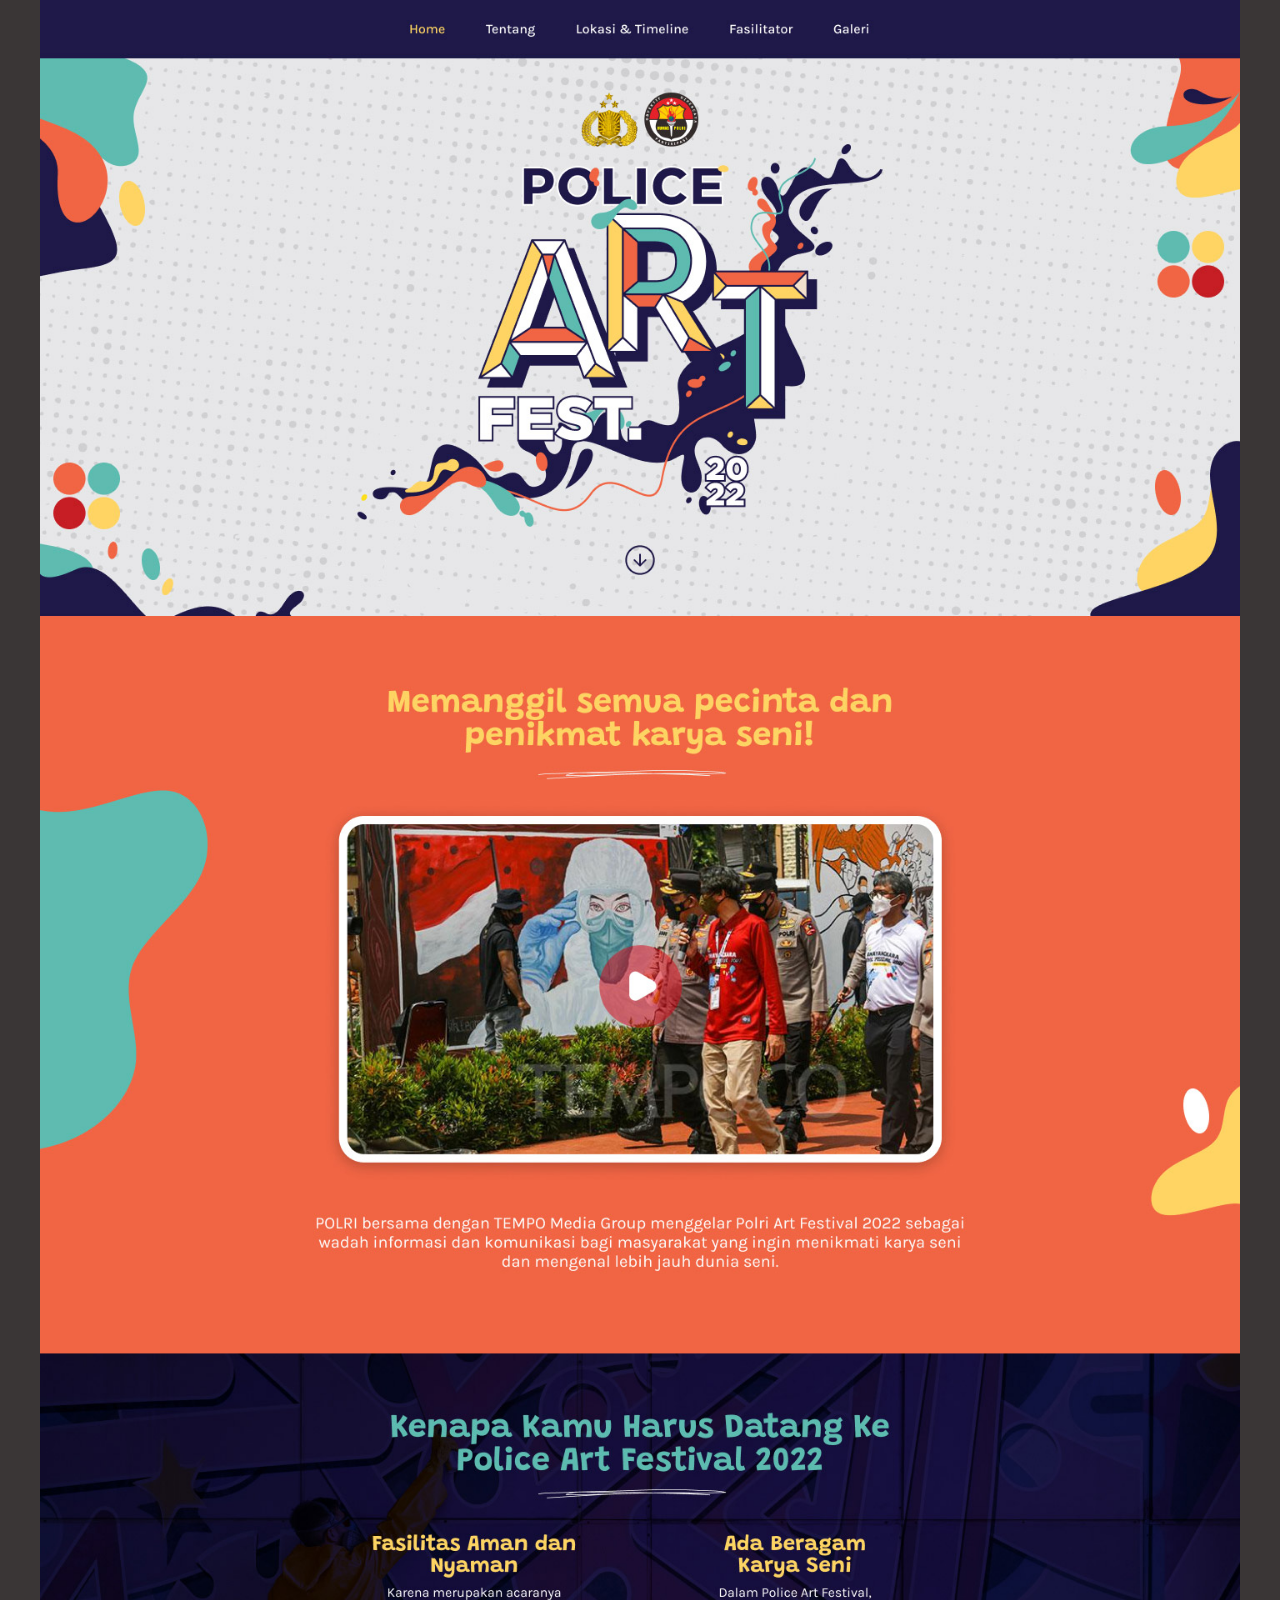
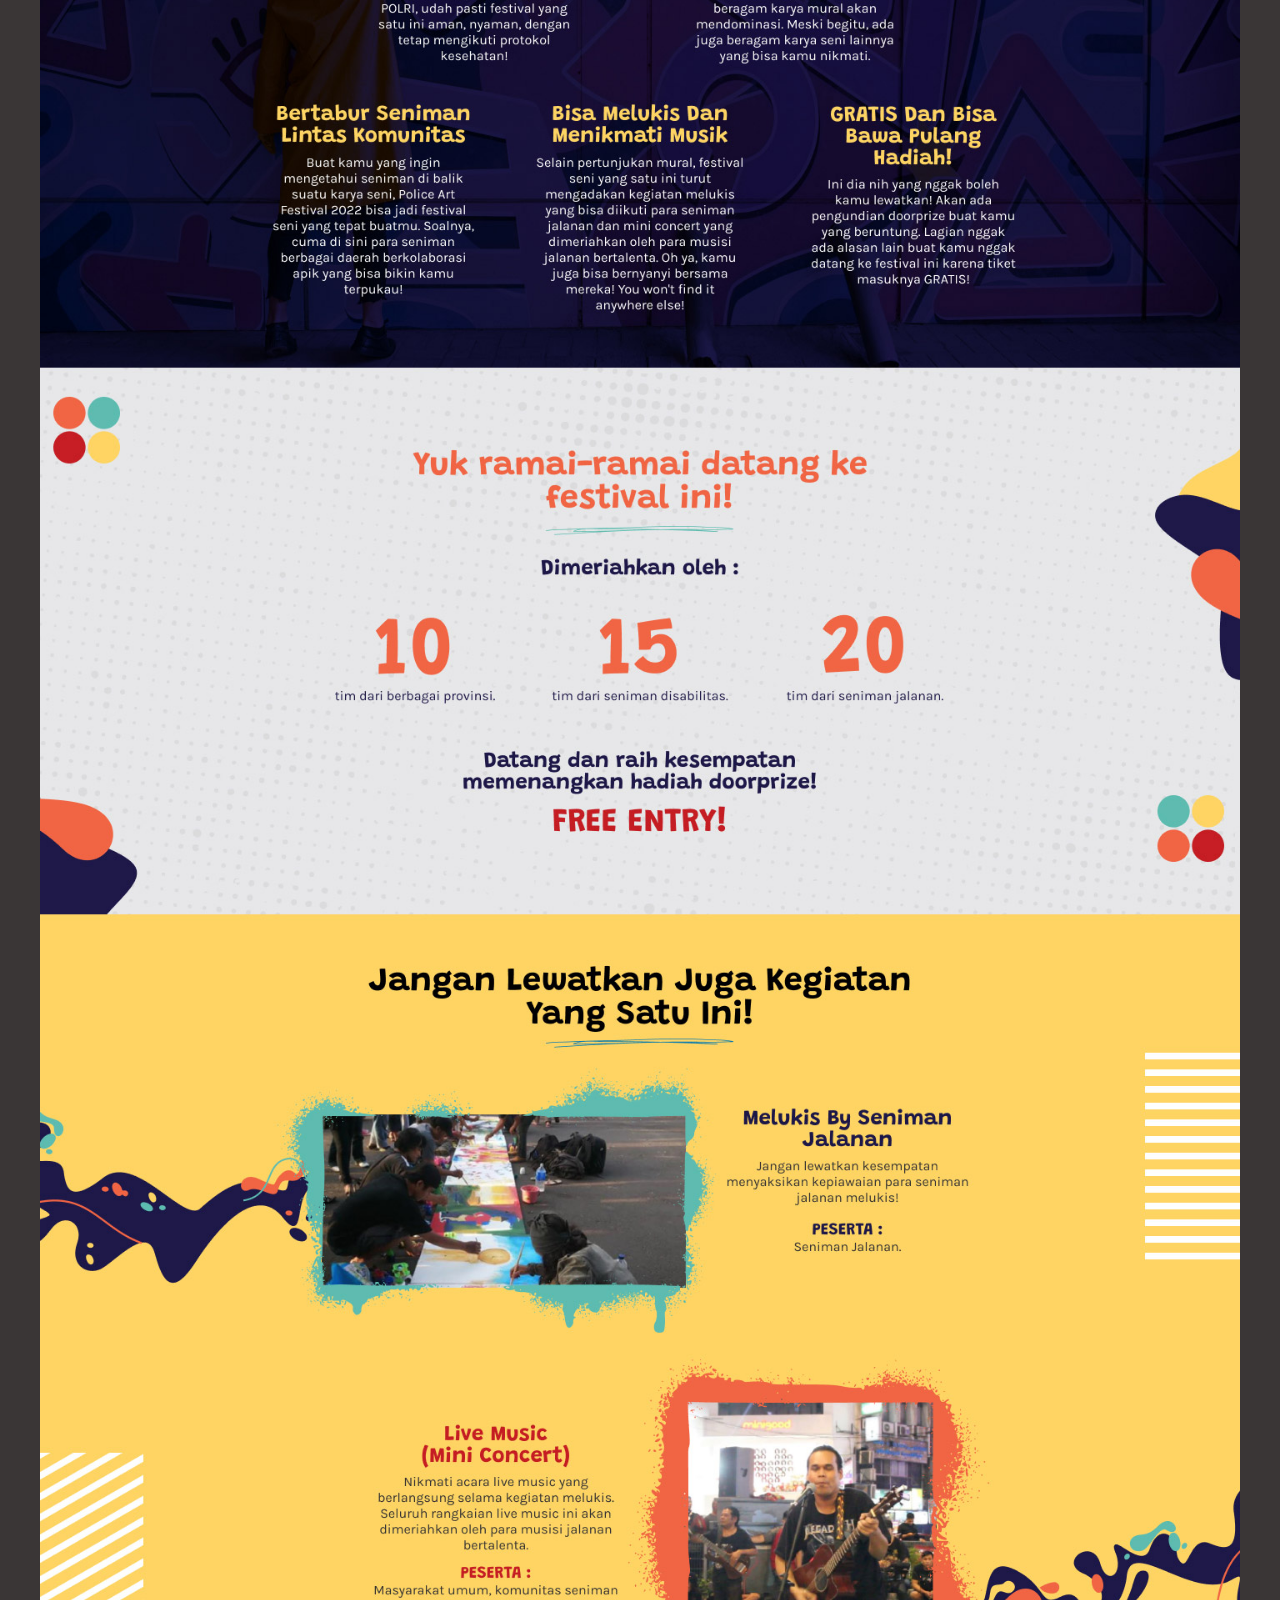
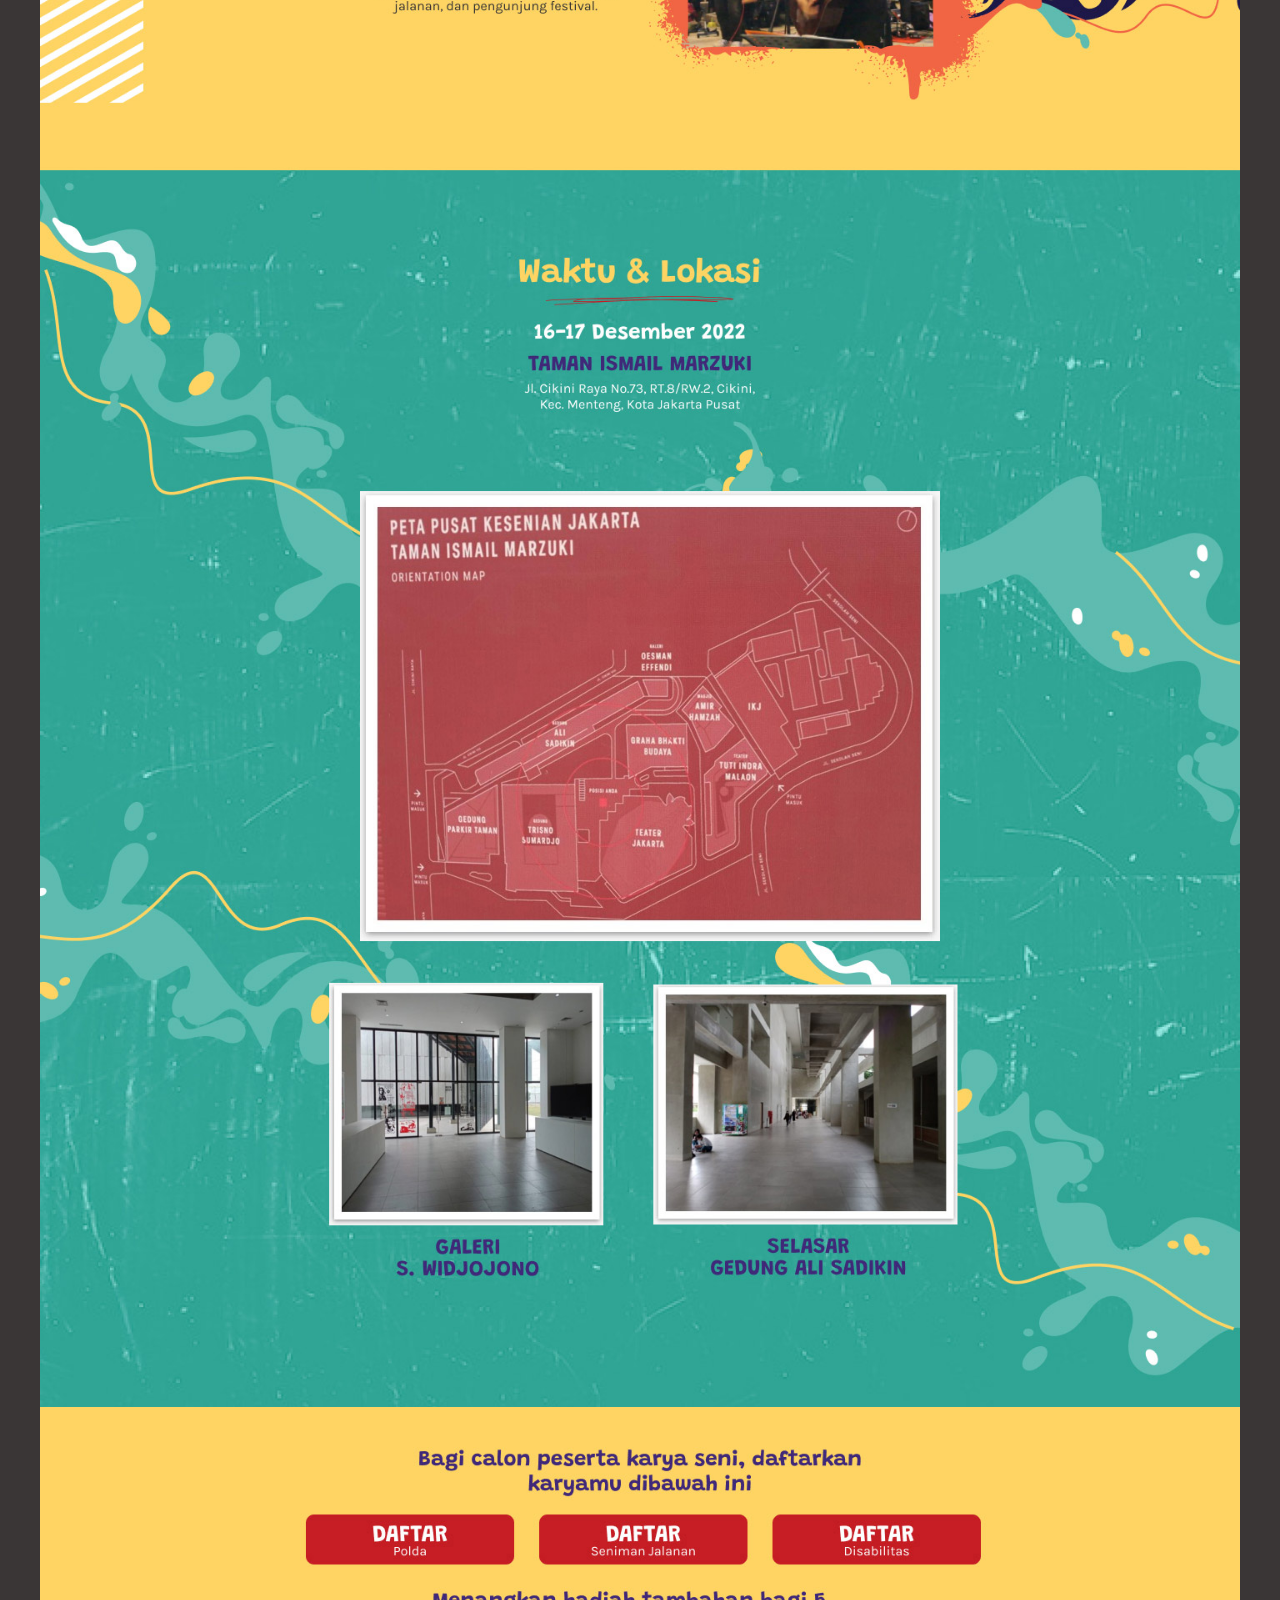
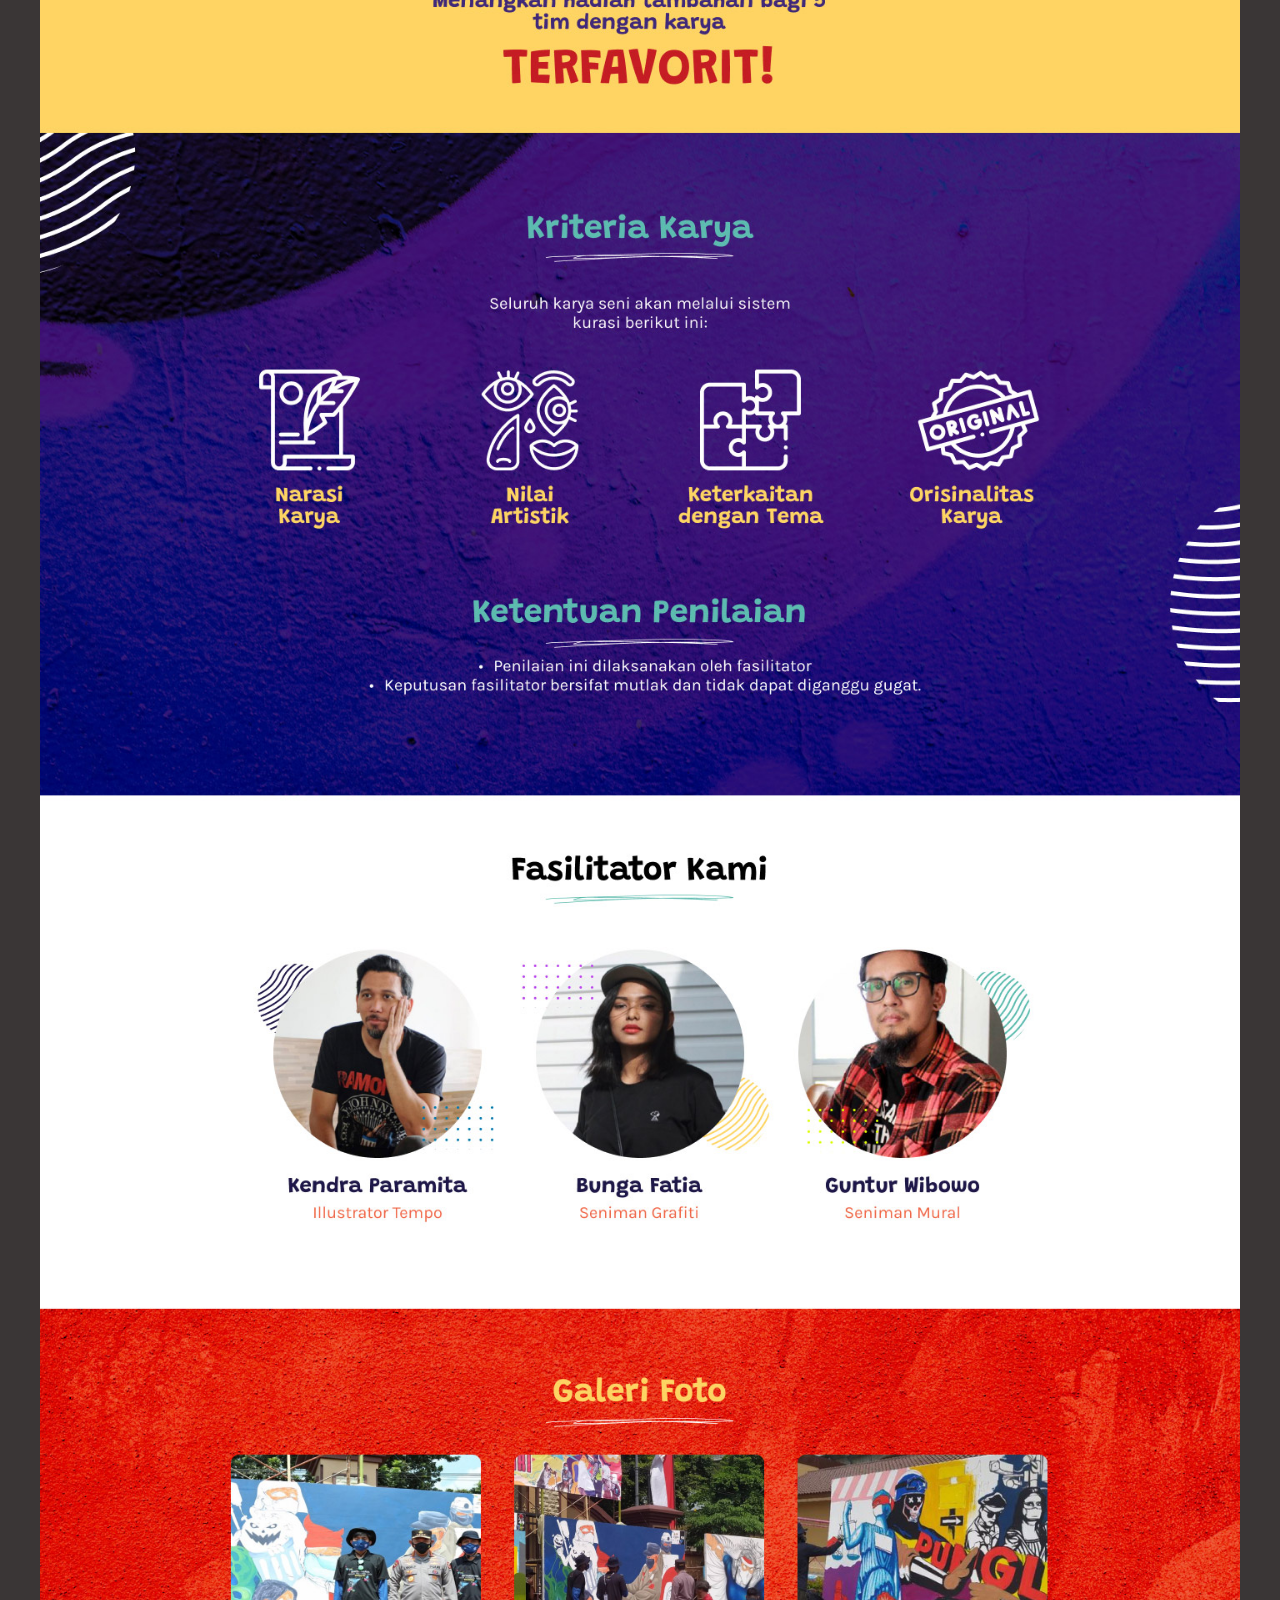
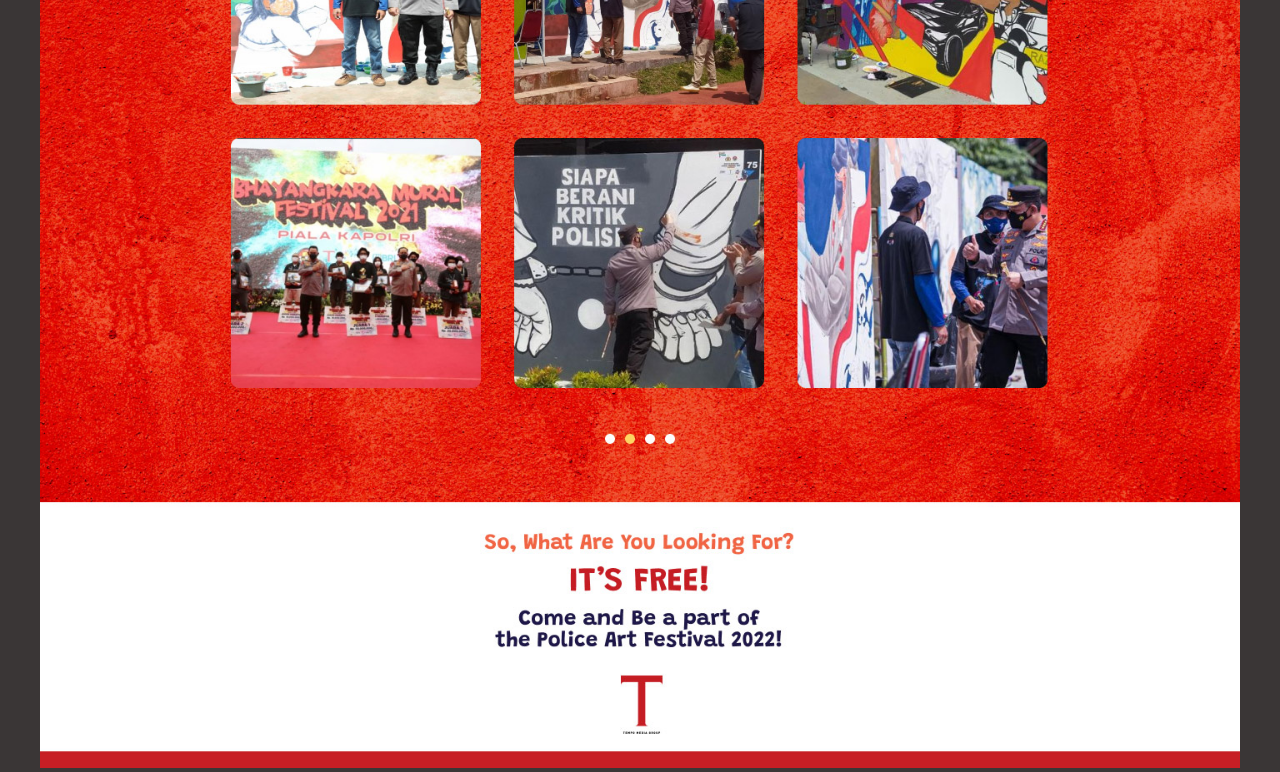
<file: preview/index.html>
<!DOCTYPE html>
<html lang="en">

<head>
    <meta charset="UTF-8">
    <meta name="viewport" content="width=device-width, initial-scale=1.0">
    <title>POLICE ART FESTIVAL 2022</title>
    <style>
        * {
            box-sizing: border-box;
            margin: 0;
            padding: 0;
        }
        
        html,
        body {
            margin: 0;
            padding: 0;
            background: #3a3636;
            overflow-x: hidden;
        }
        
        .main {
            width: 1200px;
            margin: 0 auto;
            position: relative;
        }
        
        @media only screen and (max-width: 1000px) {
            .main {
                width: 100%;
            }
        }
        
        .main img {
            width: 100%;
        }
        
        .regis {
            position: absolute;
            top: 15%;
            width: 100%;
            left: 0;
            height: 500px;
            z-index: 1;
        }
        
        .gallery {
            position: absolute;
            top: 55%;
            width: 100%;
            left: 0;
            height: 500px;
            z-index: 1;
        }
    </style>
</head>

<body>
    <div class="main">
        <img src="home.jpg">
    </div>
</body>

</html>
</file>
